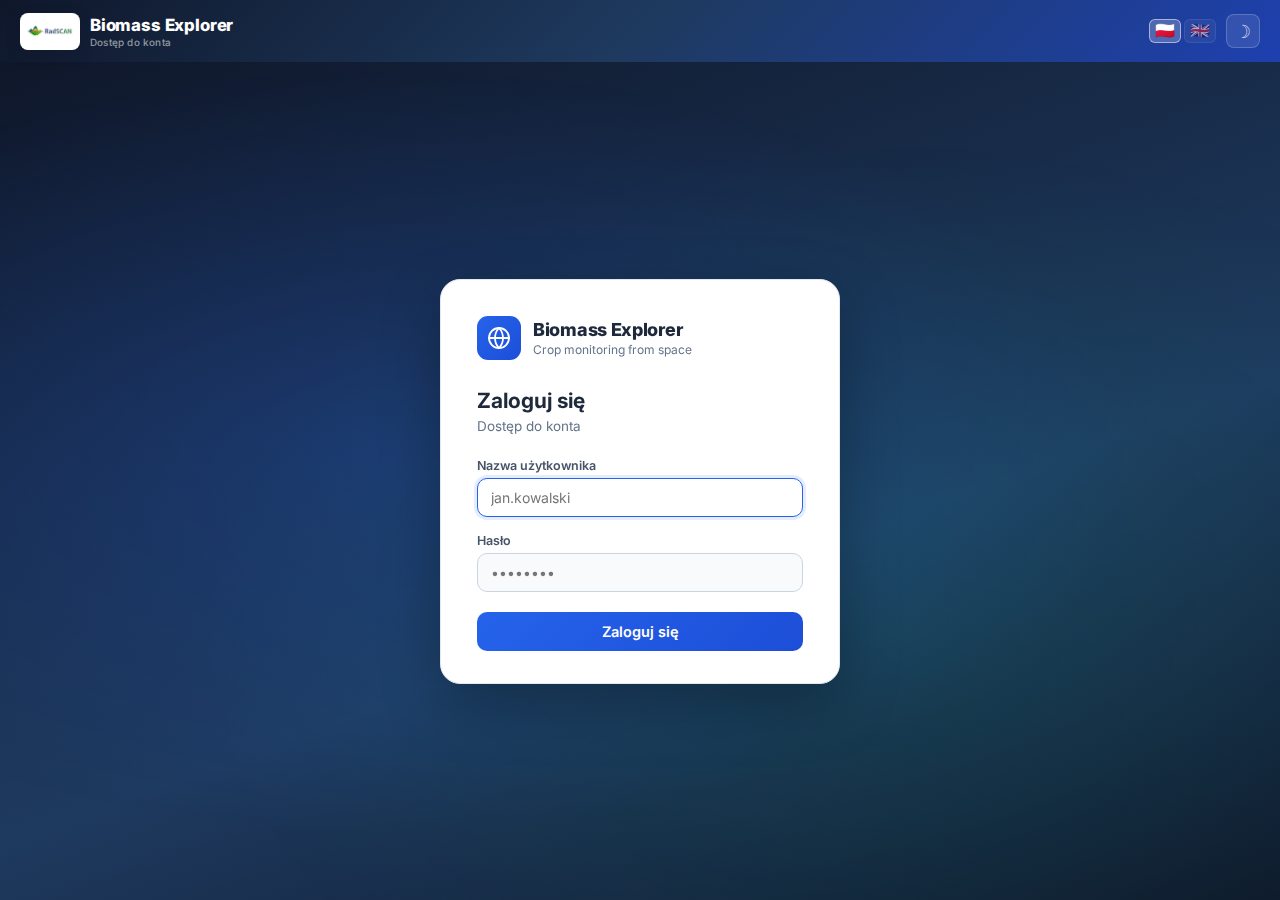
<file: static/login.html>
<!DOCTYPE html>
<html lang="pl" data-i18n-title="login_page_title">
<head>
<meta charset="UTF-8">
<meta name="viewport" content="width=device-width, initial-scale=1.0">
<title>Logowanie – Biomass Explorer</title>
<link rel="icon" type="image/png" href="/static/favicon.png">
<link rel="preconnect" href="https://fonts.googleapis.com">
<link href="https://fonts.googleapis.com/css2?family=Inter:wght@400;500;600;700;800&display=swap" rel="stylesheet">
<link rel="stylesheet" href="/static/admin-shared.css">
<script>if(localStorage.getItem('biomass_dark_mode')==='1')document.body.classList.add('dark-mode');</script>
<script src="/static/i18n.js"></script>
<style>
* { box-sizing: border-box; margin: 0; padding: 0; }
body {
  font-family: 'Inter', -apple-system, sans-serif; color: var(--text);
  -webkit-font-smoothing: antialiased; min-height: 100vh;
  display: flex; flex-direction: column;
  background: var(--bg);
}
.page-bg {
  flex: 1; display: flex; align-items: center; justify-content: center;
  padding: 32px 16px;
  background: linear-gradient(160deg, #0f172a 0%, #1e3a5f 60%, #0f172a 100%);
}
.page-bg::before {
  content: ''; position: fixed; inset: 0; pointer-events: none;
  background: radial-gradient(ellipse at 30% 50%, rgba(37,99,235,.22) 0%, transparent 60%),
              radial-gradient(ellipse at 70% 70%, rgba(16,185,129,.12) 0%, transparent 55%);
  z-index: 0;
}
.card {
  position: relative; z-index: 1; background: var(--surface);
  border-radius: 20px; box-shadow: 0 20px 60px rgba(0,0,0,.3);
  width: 400px; max-width: 100%; padding: 36px 36px 32px;
  border: 1px solid var(--border);
}
.card-header { display: flex; align-items: center; gap: 12px; margin-bottom: 28px; }
.card-logo {
  width: 44px; height: 44px; background: linear-gradient(135deg,#2563eb,#1d4ed8);
  border-radius: 11px; display: flex; align-items: center; justify-content: center; flex-shrink: 0;
}
.card-logo svg { color: #fff; }
.card-logo-text h1 { font-size: 18px; font-weight: 800; letter-spacing: -.3px; }
.card-logo-text p  { font-size: 12px; color: var(--text-secondary); margin-top: 2px; }
h2 { font-size: 21px; font-weight: 700; margin-bottom: 5px; }
.subtitle { color: var(--text-secondary); font-size: 13.5px; margin-bottom: 24px; }
label { display: block; font-size: 12.5px; font-weight: 600; color: var(--text-label); margin-bottom: 5px; }
input {
  width: 100%; padding: 10px 13px; border: 1.5px solid var(--border-input);
  border-radius: var(--radius); font-size: 14px; font-family: inherit;
  color: var(--text); background: var(--bg-input); outline: none;
  transition: border-color .15s, box-shadow .15s;
}
input:focus { border-color: var(--primary); box-shadow: 0 0 0 3px rgba(37,99,235,.12); background: var(--surface); }
.field { margin-bottom: 16px; }
.btn-login {
  width: 100%; padding: 11px;
  background: linear-gradient(135deg, var(--primary), var(--primary-dark));
  color: #fff; border: none; border-radius: var(--radius);
  font-size: 14.5px; font-weight: 600; cursor: pointer; margin-top: 4px;
  transition: opacity .15s, transform .1s; font-family: inherit;
}
.btn-login:hover { opacity: .92; transform: translateY(-1px); }
.btn-login:disabled { opacity: .6; cursor: not-allowed; transform: none; }
.error-box {
  background: var(--error-bg); border: 1px solid #fecaca; color: var(--error);
  border-radius: var(--radius); padding: 10px 13px; font-size: 13px;
  margin-bottom: 16px; display: none;
}
.spinner {
  display: inline-block; width: 15px; height: 15px;
  border: 2px solid rgba(255,255,255,.4); border-top-color: #fff;
  border-radius: 50%; animation: spin .6s linear infinite;
  margin-right: 6px; vertical-align: -3px;
}
@keyframes spin { to { transform: rotate(360deg); } }
</style>
</head>
<body>

<!-- ── Gradient App Header ── -->
<header class="app-header">
  <div class="app-header-inner">
    <img src="/static/radscan_logo_color.jpg" class="app-logo" alt="Radscan">
    <div>
      <div class="app-title">Biomass Explorer</div>
      <span class="app-subtitle" data-i18n="login_subtitle">Panel administratora</span>
    </div>
    <div class="app-header-spacer"></div>
    <div class="app-lang-switch">
      <button class="app-lang-btn" data-lang="pl" onclick="applyLang('pl')" title="Polski">🇵🇱</button>
      <button class="app-lang-btn" data-lang="en" onclick="applyLang('en')" title="English">🇬🇧</button>
    </div>
    <button class="header-dark-btn" id="btn-dark-mode" onclick="toggleDarkMode()" title="Toggle dark mode">&#9789;</button>
  </div>
</header>

<!-- ── Login Card ── -->
<div class="page-bg">
  <div class="card">
    <div class="card-header">
      <div class="card-logo">
        <svg width="24" height="24" viewBox="0 0 24 24" fill="none" stroke="currentColor" stroke-width="1.8" stroke-linecap="round" stroke-linejoin="round">
          <circle cx="12" cy="12" r="10"/>
          <path d="M12 2a14.5 14.5 0 0 0 0 20 14.5 14.5 0 0 0 0-20"/>
          <path d="M2 12h20"/>
        </svg>
      </div>
      <div class="card-logo-text">
        <h1>Biomass Explorer</h1>
        <p>Crop monitoring from space</p>
      </div>
    </div>

    <h2 data-i18n="login_h2">Zaloguj się</h2>
    <p class="subtitle" data-i18n="login_subtitle">Panel administratora</p>

    <div id="error-box" class="error-box"></div>

    <form id="login-form" autocomplete="on">
      <div class="field">
        <label for="username" data-i18n="login_username">Nazwa użytkownika</label>
        <input id="username" name="username" type="text" autocomplete="username"
               data-i18n-ph="ph_username" placeholder="admin" required autofocus>
      </div>
      <div class="field">
        <label for="password" data-i18n="login_password">Hasło</label>
        <input id="password" name="password" type="password" autocomplete="current-password"
               placeholder="••••••••" required>
      </div>
      <button class="btn-login" type="submit" id="btn-login" data-i18n="login_btn">Zaloguj się</button>
    </form>
  </div>
</div>

<script>
  (function () {
    const tok = localStorage.getItem('bm_token');
    if (tok) window.location.href = '/admin';
  })();

  initLang();

  const form     = document.getElementById('login-form');
  const errorBox = document.getElementById('error-box');
  const btn      = document.getElementById('btn-login');

  form.addEventListener('submit', async (e) => {
    e.preventDefault();
    errorBox.style.display = 'none';
    btn.disabled = true;
    btn.innerHTML = `<span class="spinner"></span>${t('login_btn_loading')}`;

    try {
      const res  = await fetch('/auth/login', {
        method: 'POST',
        headers: { 'Content-Type': 'application/json' },
        body: JSON.stringify({
          username: document.getElementById('username').value.trim(),
          password: document.getElementById('password').value,
        }),
      });
      const data = await res.json();
      if (!res.ok) throw new Error(data.detail || t('login_error_default'));

      localStorage.setItem('bm_token',    data.access_token);
      localStorage.setItem('bm_role',     data.role);
      localStorage.setItem('bm_username', data.username);
      localStorage.setItem('bm_fullname', data.full_name || '');
      window.location.href = '/admin';
    } catch (err) {
      errorBox.textContent   = err.message || t('login_error_default');
      errorBox.style.display = 'block';
      btn.disabled  = false;
      btn.textContent = t('login_btn');
    }
  });
</script>
</body>
</html>
</file>
<file: static/admin-shared.css>
/* ==========================================================================
   admin-shared.css  –  shared styles for admin panel pages
   (login, admin, fields, field_editor)
   ========================================================================== */

/* ── CSS Custom Properties (mirrors main app style.css) ── */
:root {
  --primary: #2563eb; --primary-dark: #1d4ed8; --primary-light: #dbeafe;
  --bg: #f0f4f8; --bg-input: #f8fafc; --surface: #ffffff;
  --text: #1e293b; --text-secondary: #64748b; --text-muted: #94a3b8; --text-label: #475569;
  --border: #e2e8f0; --border-light: #f1f5f9; --border-input: #cbd5e0;
  --success: #059669; --success-bg: #ecfdf5;
  --error: #dc2626; --error-bg: #fef2f2;
  --warning: #f59e0b; --warning-bg: #fffbeb;
  --radius: 10px; --radius-lg: 14px;
  --shadow-sm: 0 1px 3px rgba(0,0,0,.06); --shadow-md: 0 4px 12px rgba(0,0,0,.07);
  --topbar-h: 62px;
}

/* ── Dark mode CSS variable overrides ── */
body.dark-mode {
  --bg: #0f172a; --bg-input: #0f172a; --surface: #1e293b;
  --text: #e2e8f0; --text-secondary: #94a3b8; --text-muted: #64748b; --text-label: #94a3b8;
  --border: #334155; --border-light: #293548; --border-input: #475569;
  --success-bg: #064e3b; --warning-bg: #451a03; --error-bg: #450a0a;
  --error: #fca5a5; --warning: #fde68a; --primary-light: #1e3a5f;
}
body.dark-mode { background: var(--bg); color: var(--text); }
body.dark-mode input, body.dark-mode select, body.dark-mode textarea {
  background: var(--bg-input) !important; color: var(--text) !important;
  border-color: var(--border-input) !important;
}
body.dark-mode input:focus, body.dark-mode select:focus, body.dark-mode textarea:focus {
  border-color: var(--primary) !important;
  box-shadow: 0 0 0 3px rgba(37,99,235,.18) !important;
}
body.dark-mode .card, body.dark-mode .modal { background: var(--surface) !important; border-color: var(--border) !important; }
body.dark-mode th { background: #0f172a !important; color: var(--text-secondary) !important; }
body.dark-mode td { border-color: var(--border-light) !important; }
body.dark-mode tr:hover td { background: #263248 !important; }
body.dark-mode .btn-ghost { border-color: var(--border) !important; color: var(--text-secondary) !important; }
body.dark-mode .btn-ghost:hover { background: var(--border-light) !important; color: var(--text) !important; }
body.dark-mode .badge-active { background: #064e3b !important; color: #6ee7b7 !important; }
body.dark-mode .badge-inactive { background: #1e293b !important; color: var(--text-muted) !important; }
body.dark-mode .badge-admin { background: #2e1065 !important; color: #c4b5fd !important; }
body.dark-mode .badge-user { background: #0c2044 !important; color: #7dd3fc !important; }
body.dark-mode .toast.success { background: #064e3b !important; color: #6ee7b7 !important; border-color: #065f46 !important; }
body.dark-mode .toast.error { background: var(--error-bg) !important; color: var(--error) !important; }
body.dark-mode .modal-overlay { background: rgba(0,0,0,.65) !important; }
/* field list / panel sidebar */
body.dark-mode .panel { background: var(--surface) !important; border-color: var(--border) !important; }
body.dark-mode .field-item:hover { background: #263248 !important; }
body.dark-mode .field-item.active { background: var(--primary-light) !important; }
body.dark-mode .detail-section { background: #0f172a !important; border-color: var(--border) !important; }
body.dark-mode .detail-kv { background: var(--surface) !important; border-color: var(--border) !important; }
body.dark-mode .stats-bar { border-color: var(--border) !important; }
body.dark-mode .stat { border-color: var(--border) !important; }
body.dark-mode .filter-sel, body.dark-mode .search-wrap input { background: var(--bg-input) !important; border-color: var(--border-input) !important; color: var(--text) !important; }
/* acc / form panel */
body.dark-mode .acc { border-color: var(--border) !important; }
body.dark-mode .acc-head { background: #0f172a !important; }
body.dark-mode .acc-head.open { background: var(--surface) !important; }
body.dark-mode .acc-head:hover { background: #263248 !important; }
body.dark-mode .owner-card { background: #0f172a !important; border-color: var(--border) !important; }
body.dark-mode .draw-hint { background: #172554 !important; border-color: #1e40af !important; }
body.dark-mode .draw-hint.success { background: #052e16 !important; border-color: #14532d !important; }
body.dark-mode .stat-m { background: #0f172a !important; border-color: var(--border) !important; }
/* info modal */
body.dark-mode .info-panel { background: var(--surface) !important; border-color: var(--border) !important; }
body.dark-mode .info-panel h3 { color: var(--text) !important; }
body.dark-mode .info-kv-label { color: var(--text-muted) !important; }
/* saved fields */
body.dark-mode .sfd-section-label { background: #0f172a !important; color: #64748b !important; border-color: var(--border) !important; }

/* ── App Header (gradient, matches main page) ── */
.app-header {
  background: linear-gradient(135deg, #0f172a 0%, #1e3a5f 50%, #1e40af 100%);
  padding: 0 20px;
  height: var(--topbar-h);
  flex-shrink: 0; position: sticky; top: 0; z-index: 500;
  display: flex; align-items: center;
}
.app-header-inner {
  display: flex; align-items: center; gap: 10px; width: 100%;
}
.app-logo {
  width: 60px; height: 37px; object-fit: contain;
  border-radius: 8px; background: #fff;
  border: 1px solid rgba(255,255,255,.72);
  box-shadow: 0 4px 14px rgba(15,23,42,.28);
  padding: 2px 4px; flex-shrink: 0;
}
.app-title {
  margin: 0; font-size: 1.05rem; font-weight: 800; color: #fff; letter-spacing: -.01em;
}
.app-subtitle {
  font-size: 0.62rem; color: rgba(255,255,255,.55);
  font-weight: 500; display: block; margin-top: 1px; letter-spacing: .02em;
}
.app-header-spacer { flex: 1; }
.app-header-sep {
  width: 1px; height: 22px; background: rgba(255,255,255,.2); flex-shrink: 0;
}

/* Breadcrumb / back nav inside header */
.app-header-nav {
  display: flex; align-items: center; gap: 6px;
}
.app-header-back {
  display: flex; align-items: center; gap: 4px;
  color: rgba(255,255,255,.7); text-decoration: none;
  font-size: 12px; font-weight: 500;
  padding: 4px 8px; border-radius: 6px;
  border: 1px solid rgba(255,255,255,.15);
  transition: .15s;
}
.app-header-back:hover { background: rgba(255,255,255,.12); color: #fff; }
.app-header-crumb { font-size: 12px; color: rgba(255,255,255,.5); }
.app-header-page { font-size: 13px; font-weight: 700; color: #fff; white-space: nowrap; }
.app-mode-badge {
  font-size: 10px; font-weight: 700; padding: 3px 8px; border-radius: 20px;
  background: var(--primary-light); color: var(--primary-dark);
}
.app-mode-badge.edit { background: #fef3c7; color: #92400e; }

/* User badge in header */
.app-user-badge {
  background: rgba(255,255,255,.12);
  color: rgba(255,255,255,.85);
  font-size: 12px; font-weight: 600;
  padding: 4px 10px; border-radius: 20px;
  border: 1px solid rgba(255,255,255,.15);
  max-width: 120px; overflow: hidden; text-overflow: ellipsis; white-space: nowrap;
}
.app-role-badge {
  font-size: 10px; font-weight: 700; padding: 3px 8px; border-radius: 6px;
  background: rgba(74,222,128,.15); color: #86efac;
  border: 1px solid rgba(74,222,128,.2);
}

/* Header icon buttons (dark mode, info, logout) */
.header-dark-btn,
.header-info-btn {
  width: 34px; height: 34px; flex-shrink: 0;
  display: flex; align-items: center; justify-content: center;
  background: rgba(255,255,255,.1);
  border: 1.5px solid rgba(255,255,255,.2) !important;
  border-radius: 8px; color: rgba(255,255,255,.7);
  font-size: 1.1rem; cursor: pointer; transition: all .2s; padding: 0;
  font-family: inherit;
}
.header-dark-btn:hover, .header-info-btn:hover {
  background: rgba(255,255,255,.18); color: #fff;
  border-color: rgba(255,255,255,.4) !important;
}
.header-dark-btn.active { background: rgba(250,204,21,.25); color: #fbbf24; border-color: rgba(250,204,21,.5) !important; }
.header-info-btn.active { background: rgba(59,130,246,.4); color: #fff; border-color: rgba(59,130,246,.7) !important; }

/* Lang switcher (flag buttons) */
.app-lang-switch { display: flex; gap: 3px; }
.app-lang-btn {
  padding: 3px 5px; border-radius: 6px;
  border: 1.5px solid rgba(255,255,255,.15) !important;
  cursor: pointer; font-size: 16px; background: rgba(255,255,255,.08);
  line-height: 1; transition: all .12s; opacity: .6;
}
.app-lang-btn:hover { opacity: 1; background: rgba(255,255,255,.18); border-color: rgba(255,255,255,.3) !important; }
.app-lang-btn.active { opacity: 1; background: rgba(255,255,255,.22); border-color: rgba(255,255,255,.5) !important; }

/* Logout button in header */
.app-logout-btn {
  background: rgba(255,255,255,.08);
  border: 1.5px solid rgba(255,255,255,.18) !important;
  color: rgba(255,255,255,.7);
  padding: 5px 12px; border-radius: 7px;
  font-size: 12px; font-weight: 500; cursor: pointer;
  font-family: inherit; transition: .15s; white-space: nowrap;
}
.app-logout-btn:hover { background: rgba(220,38,38,.35); border-color: rgba(220,38,38,.5) !important; color: #fca5a5; }

/* ── Info Panel (admin page) ── */
.info-panel-overlay {
  display: none; position: fixed; inset: 0;
  background: rgba(0,0,0,.4); z-index: 2000;
  align-items: flex-start; justify-content: flex-end;
  padding: 70px 20px 20px;
}
.info-panel-overlay.open { display: flex; }
.info-panel {
  background: var(--surface); border: 1px solid var(--border);
  border-radius: var(--radius-lg); box-shadow: 0 20px 60px rgba(0,0,0,.2);
  width: 360px; max-width: 95vw; max-height: calc(100vh - 90px);
  overflow-y: auto; padding: 20px 22px;
  animation: slideInRight .2s ease;
}
@keyframes slideInRight { from { transform: translateX(20px); opacity: 0; } to { transform: none; opacity: 1; } }
.info-panel-header { display: flex; align-items: center; justify-content: space-between; margin-bottom: 16px; }
.info-panel-header h3 { font-size: 15px; font-weight: 700; margin: 0; }
.info-panel-close { background: none; border: none; font-size: 20px; cursor: pointer; color: var(--text-secondary); line-height: 1; padding: 0 4px; }
.info-panel-close:hover { color: var(--text); }
.info-section { margin-bottom: 14px; }
.info-section-title { font-size: 10px; font-weight: 700; text-transform: uppercase; letter-spacing: .6px; color: var(--text-muted); margin-bottom: 6px; }
.info-kv { display: flex; justify-content: space-between; padding: 5px 0; border-bottom: 1px solid var(--border-light); font-size: 13px; }
.info-kv:last-child { border-bottom: none; }
.info-kv-label { color: var(--text-secondary); }
.info-kv-val { font-weight: 600; color: var(--text); }
.info-links { display: flex; gap: 8px; flex-wrap: wrap; margin-top: 12px; }
.info-link-btn {
  display: inline-flex; align-items: center; gap: 5px;
  padding: 6px 12px; border-radius: 7px; text-decoration: none;
  font-size: 12px; font-weight: 600; transition: .15s;
  background: var(--primary-light); color: var(--primary-dark);
  border: 1px solid var(--primary);
}
.info-link-btn:hover { background: var(--primary); color: #fff; }
</file>
